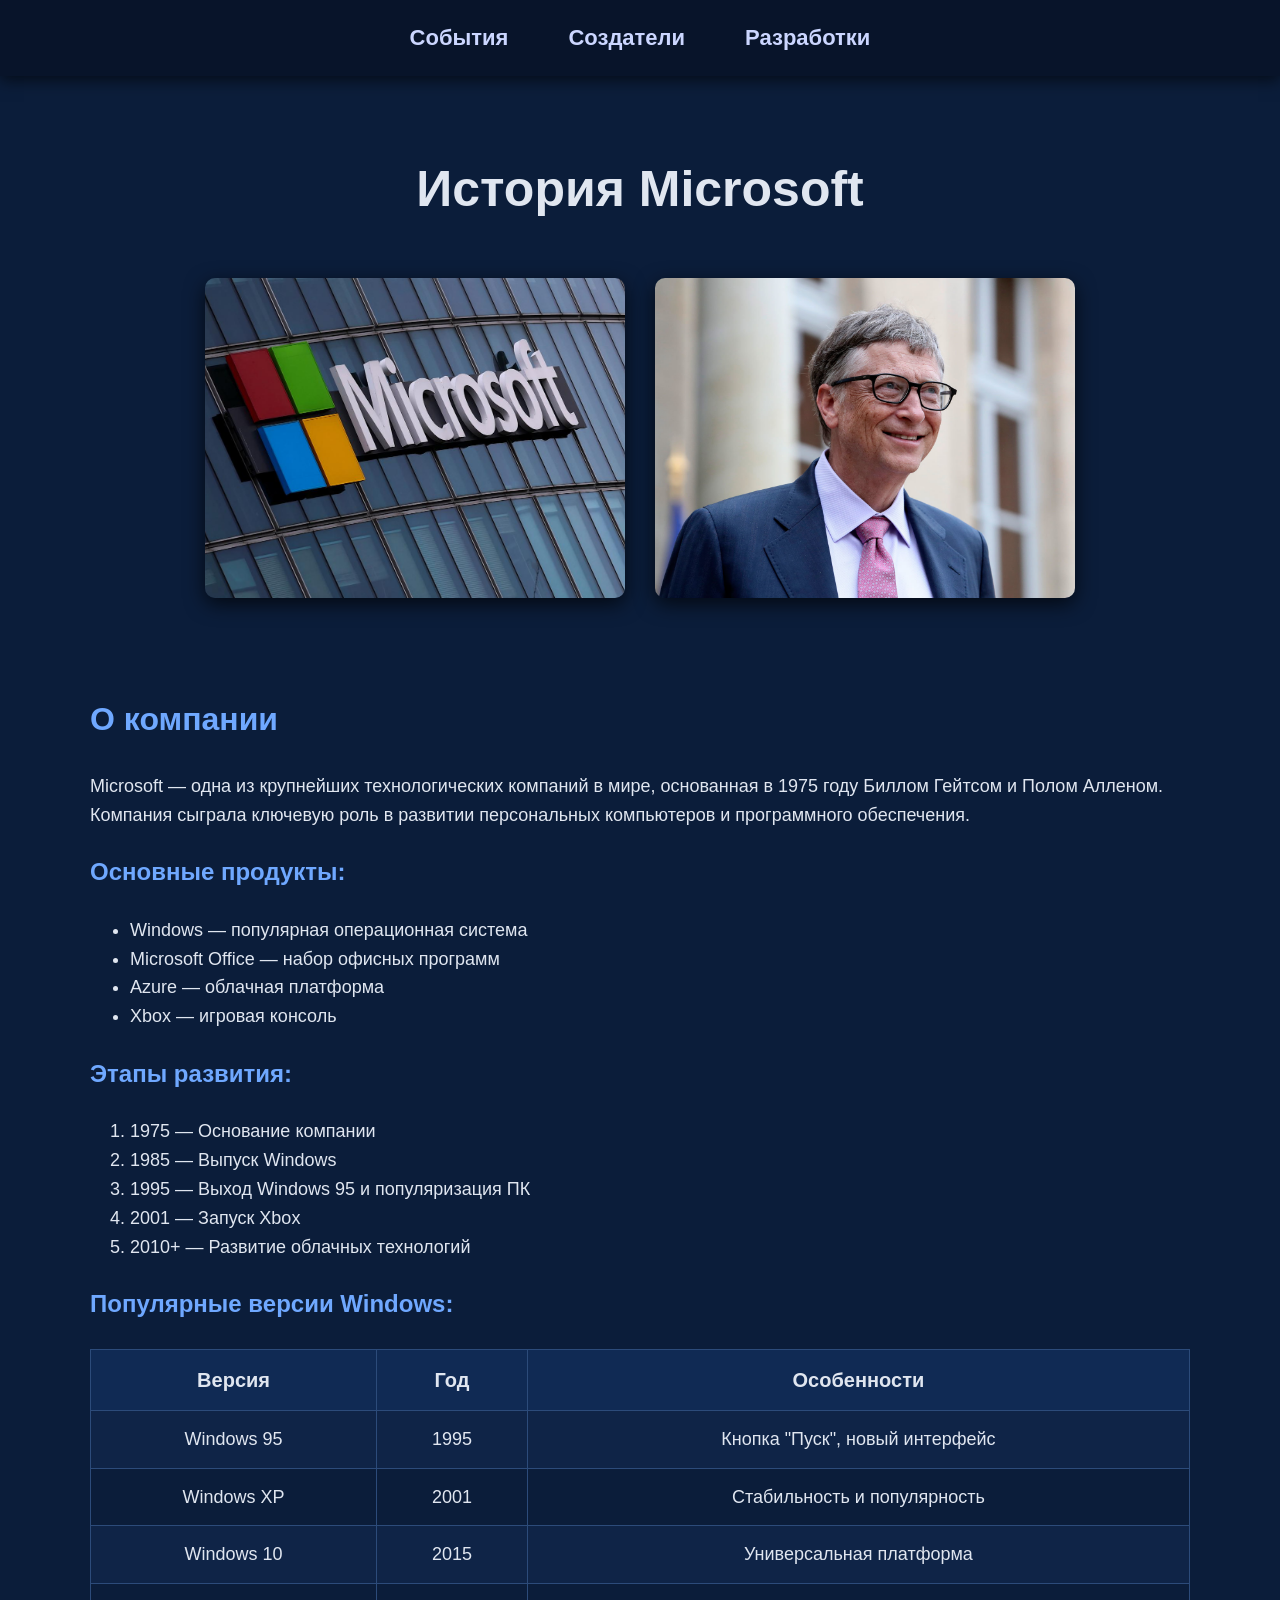
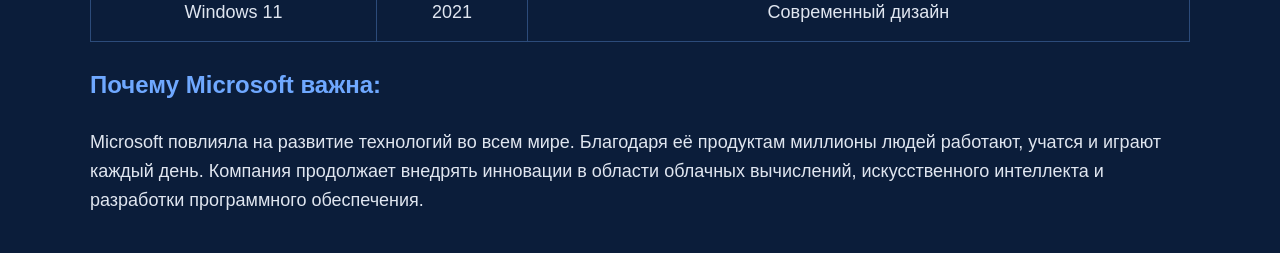
<file: index.html>
<!DOCTYPE html>
<html lang="ru">
<head>
    <meta charset="UTF-8">
    <meta name="viewport" content="width=device-width, initial-scale=1.0">
    <title>Главная</title>
    <link rel="stylesheet" href="styles/index.css">
</head>

<body>
    <div class="menu">
        <ul class="navbar">
            <li><a href="pages/ivent.html">События</a></li>
            <li><a href="pages/creators.html">Создатели</a></li>
            <li><a href="pages/developments.html">Разработки</a></li>
        </ul>
    </div>

    <div class="header">
        <h1>История Microsoft</h1>
        <div class="images">
            <img src="images/45f559e0-10ce-11f0-b227-fc8bd4897333.jpeg" alt="Microsoft">
            <img src="images/original-z3g.jpg" alt="">
        </div>
    </div>
    
    <section class="info">
        <h2>О компании</h2>
        <p>
            Microsoft — одна из крупнейших технологических компаний в мире, основанная в 1975 году Биллом Гейтсом и Полом Алленом.
            Компания сыграла ключевую роль в развитии персональных компьютеров и программного обеспечения.
        </p>

        <h3>Основные продукты:</h3>
        <ul>
            <li>Windows — популярная операционная система</li>
            <li>Microsoft Office — набор офисных программ</li>
            <li>Azure — облачная платформа</li>
            <li>Xbox — игровая консоль</li>
        </ul>

        <h3>Этапы развития:</h3>
        <ol>
            <li>1975 — Основание компании</li>
            <li>1985 — Выпуск Windows</li>
            <li>1995 — Выход Windows 95 и популяризация ПК</li>
            <li>2001 — Запуск Xbox</li>
            <li>2010+ — Развитие облачных технологий</li>
        </ol>

        <h3>Популярные версии Windows:</h3>
        <table>
            <tr>
                <th>Версия</th>
                <th>Год</th>
                <th>Особенности</th>
            </tr>
            <tr>
                <td>Windows 95</td>
                <td>1995</td>
                <td>Кнопка "Пуск", новый интерфейс</td>
            </tr>
            <tr><td>Windows XP</td>
                <td>2001</td>
                <td>Стабильность и популярность</td>
            </tr>
            <tr>
                <td>Windows 10</td>
                <td>2015</td>
                <td>Универсальная платформа</td>
            </tr>
            <tr>
                <td>Windows 11</td>
                <td>2021</td>
                <td>Современный дизайн</td>
            </tr>
        </table>

        <h3>Почему Microsoft важна:</h3>
        <p>
            Microsoft повлияла на развитие технологий во всем мире. Благодаря её продуктам миллионы людей работают,
            учатся и играют каждый день. Компания продолжает внедрять инновации в области облачных вычислений,
            искусственного интеллекта и разработки программного обеспечения.
        </p>
    </section>
</body>
</html>
</file>
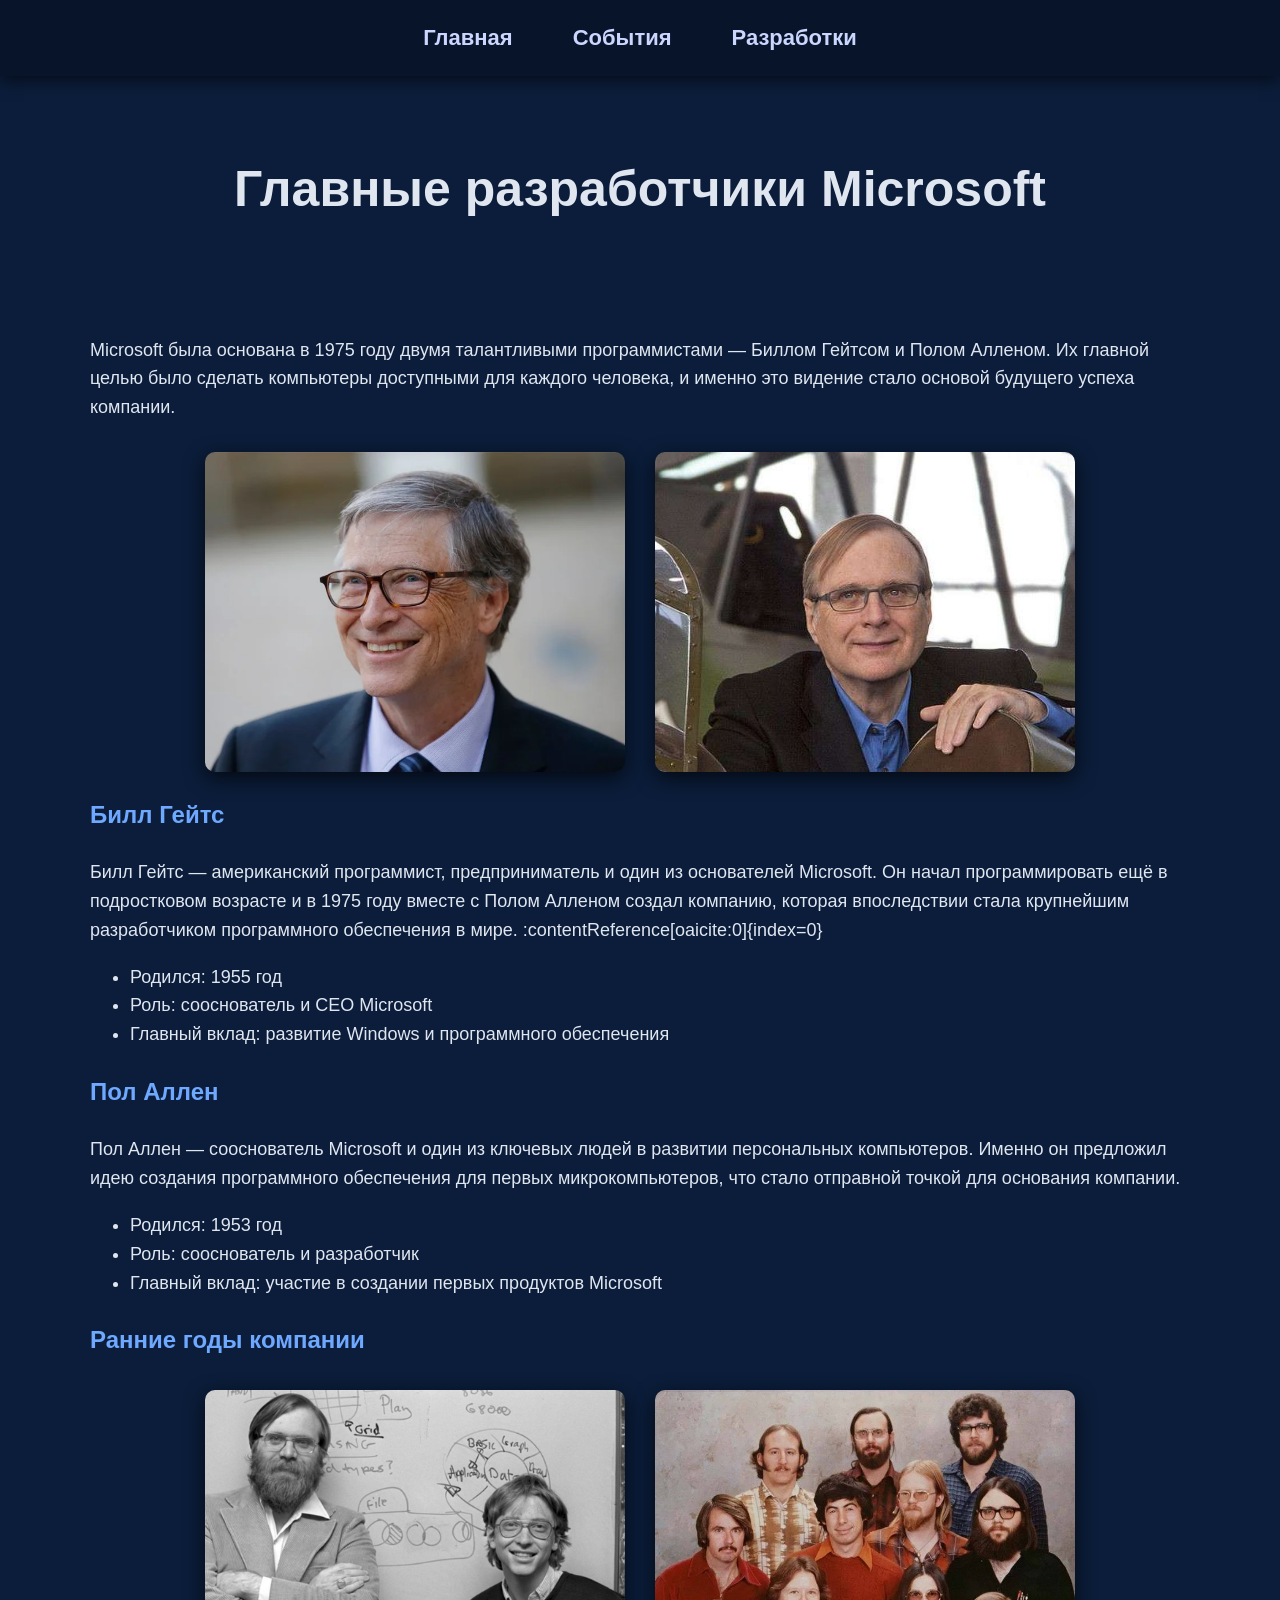
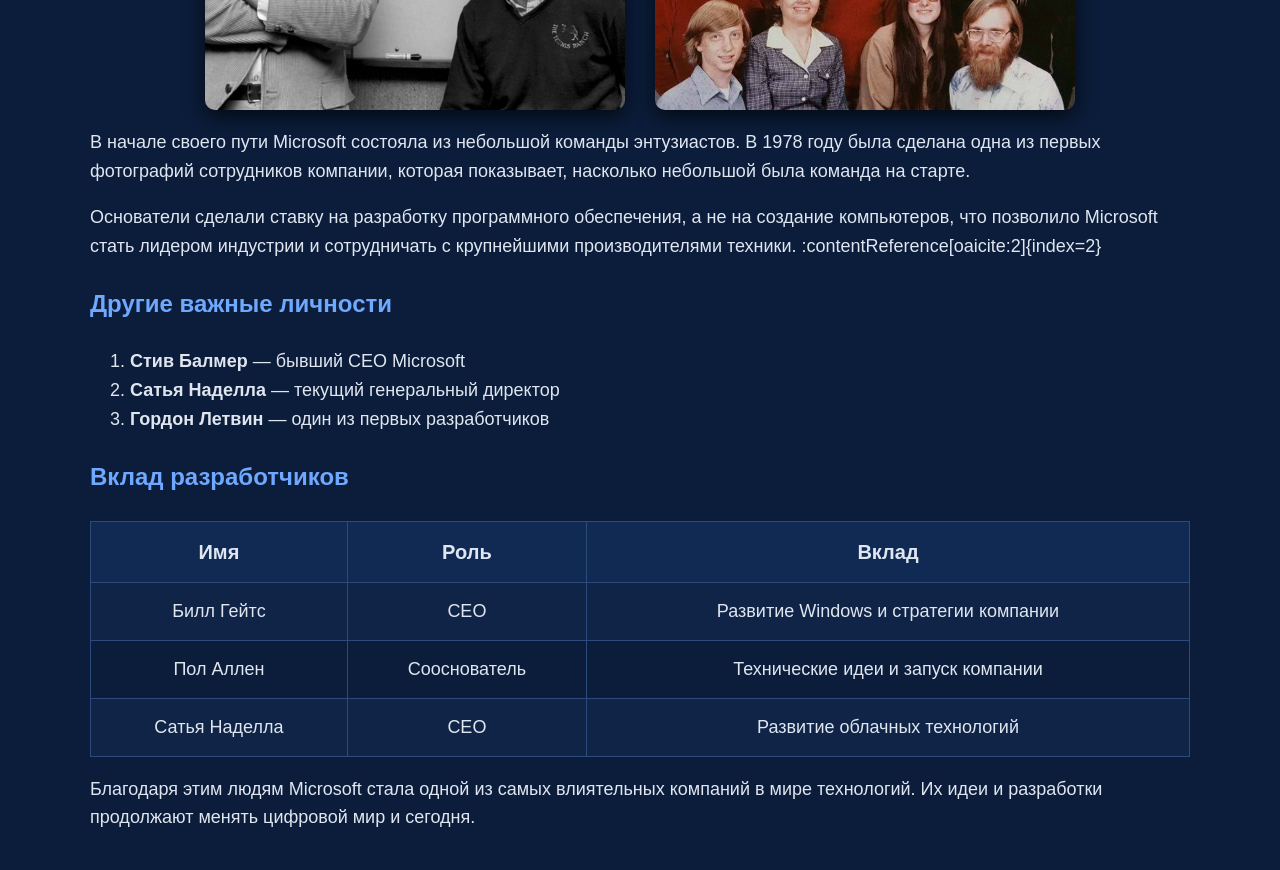
<file: pages/creators.html>
<!DOCTYPE html>
<html lang="ru">
<head>
    <meta charset="UTF-8">
    <meta name="viewport" content="width=device-width, initial-scale=1.0">
    <title>Создатели</title>
    <link rel="stylesheet" href="../styles/creators.css">
</head>
<body>
    <div class="menu">
        <ul class="navbar">
            <li><a href="../index.html">Главная</a></li>
            <li><a href="ivent.html">События</a></li>
            <li><a href="developments.html">Разработки</a></li>
        </ul>
    </div>

    <div class="header">
        <h1>Главные разработчики Microsoft</h1>
        <div class="images">
        </div>
    </div>

    <section class="info">
        <p>
            Microsoft была основана в 1975 году двумя талантливыми программистами — Биллом Гейтсом и Полом Алленом.
            Их главной целью было сделать компьютеры доступными для каждого человека, и именно это видение стало
            основой будущего успеха компании.
        </p>


        <div class="images">
            <img src="../images/bill_gates.jpg__1583763919__51130.webp" alt="Билл Гейтс">
            <img src="../images/800px_Paul_G._Allen.jpg" alt="Пол Аллен">
        </div>

        <h3>Билл Гейтс</h3>
        <p>
            Билл Гейтс — американский программист, предприниматель и один из основателей Microsoft.
            Он начал программировать ещё в подростковом возрасте и в 1975 году вместе с Полом Алленом
            создал компанию, которая впоследствии стала крупнейшим разработчиком программного обеспечения в мире. :contentReference[oaicite:0]{index=0}
        </p>

        <ul>
            <li>Родился: 1955 год</li>
            <li>Роль: сооснователь и CEO Microsoft</li>
            <li>Главный вклад: развитие Windows и программного обеспечения</li>
        </ul>

        <h3>Пол Аллен</h3>
        <p>
            Пол Аллен — сооснователь Microsoft и один из ключевых людей в развитии персональных компьютеров.
            Именно он предложил идею создания программного обеспечения для первых микрокомпьютеров,
            что стало отправной точкой для основания компании.
        </p>

        <ul>
            <li>Родился: 1953 год</li>
            <li>Роль: сооснователь и разработчик</li>
            <li>Главный вклад: участие в создании первых продуктов Microsoft</li>
        </ul>

        <h3>Ранние годы компании</h3>

        <div class="images">
            <img src="../images/AQAKfP7ePXTa4G7frsayvqy9hD2FjOrjzBdkPFdd4YnQx_J72wVKmVfWPSIXucDpXC6Blmuo-tasX_H2C4Fwo6aqbyo.png" alt="Гейтс и Аллен">
            <img src="../images/14322518022025_b30ff17d14b759c017197570526ff51b33cc83c5.jpg" alt="Первая команда Microsoft">
        </div>

        <p>
            В начале своего пути Microsoft состояла из небольшой команды энтузиастов.
            В 1978 году была сделана одна из первых фотографий сотрудников компании,
            которая показывает, насколько небольшой была команда на старте.
        </p>

        <p>
            Основатели сделали ставку на разработку программного обеспечения, а не на создание компьютеров,
            что позволило Microsoft стать лидером индустрии и сотрудничать с крупнейшими производителями техники. :contentReference[oaicite:2]{index=2}
        </p>

        <h3>Другие важные личности</h3>

        <ol>
            <li><strong>Стив Балмер</strong> — бывший CEO Microsoft</li>
            <li><strong>Сатья Наделла</strong> — текущий генеральный директор</li>
            <li><strong>Гордон Летвин</strong> — один из первых разработчиков</li>
        </ol>

        <h3>Вклад разработчиков</h3>

        <table>
            <tr>
                <th>Имя</th>
                <th>Роль</th>
                <th>Вклад</th>
            </tr>
            <tr>
                <td>Билл Гейтс</td>
                <td>CEO</td>
                <td>Развитие Windows и стратегии компании</td>
            </tr>
            <tr>
                <td>Пол Аллен</td>
                <td>Сооснователь</td>
                <td>Технические идеи и запуск компании</td>
            </tr>
            <tr>
                <td>Сатья Наделла</td>
                <td>CEO</td>
                <td>Развитие облачных технологий</td>
            </tr>
        </table>

        <p>
            Благодаря этим людям Microsoft стала одной из самых влиятельных компаний в мире технологий.
            Их идеи и разработки продолжают менять цифровой мир и сегодня.
        </p>

    </section>
</body>
</html>
</file>
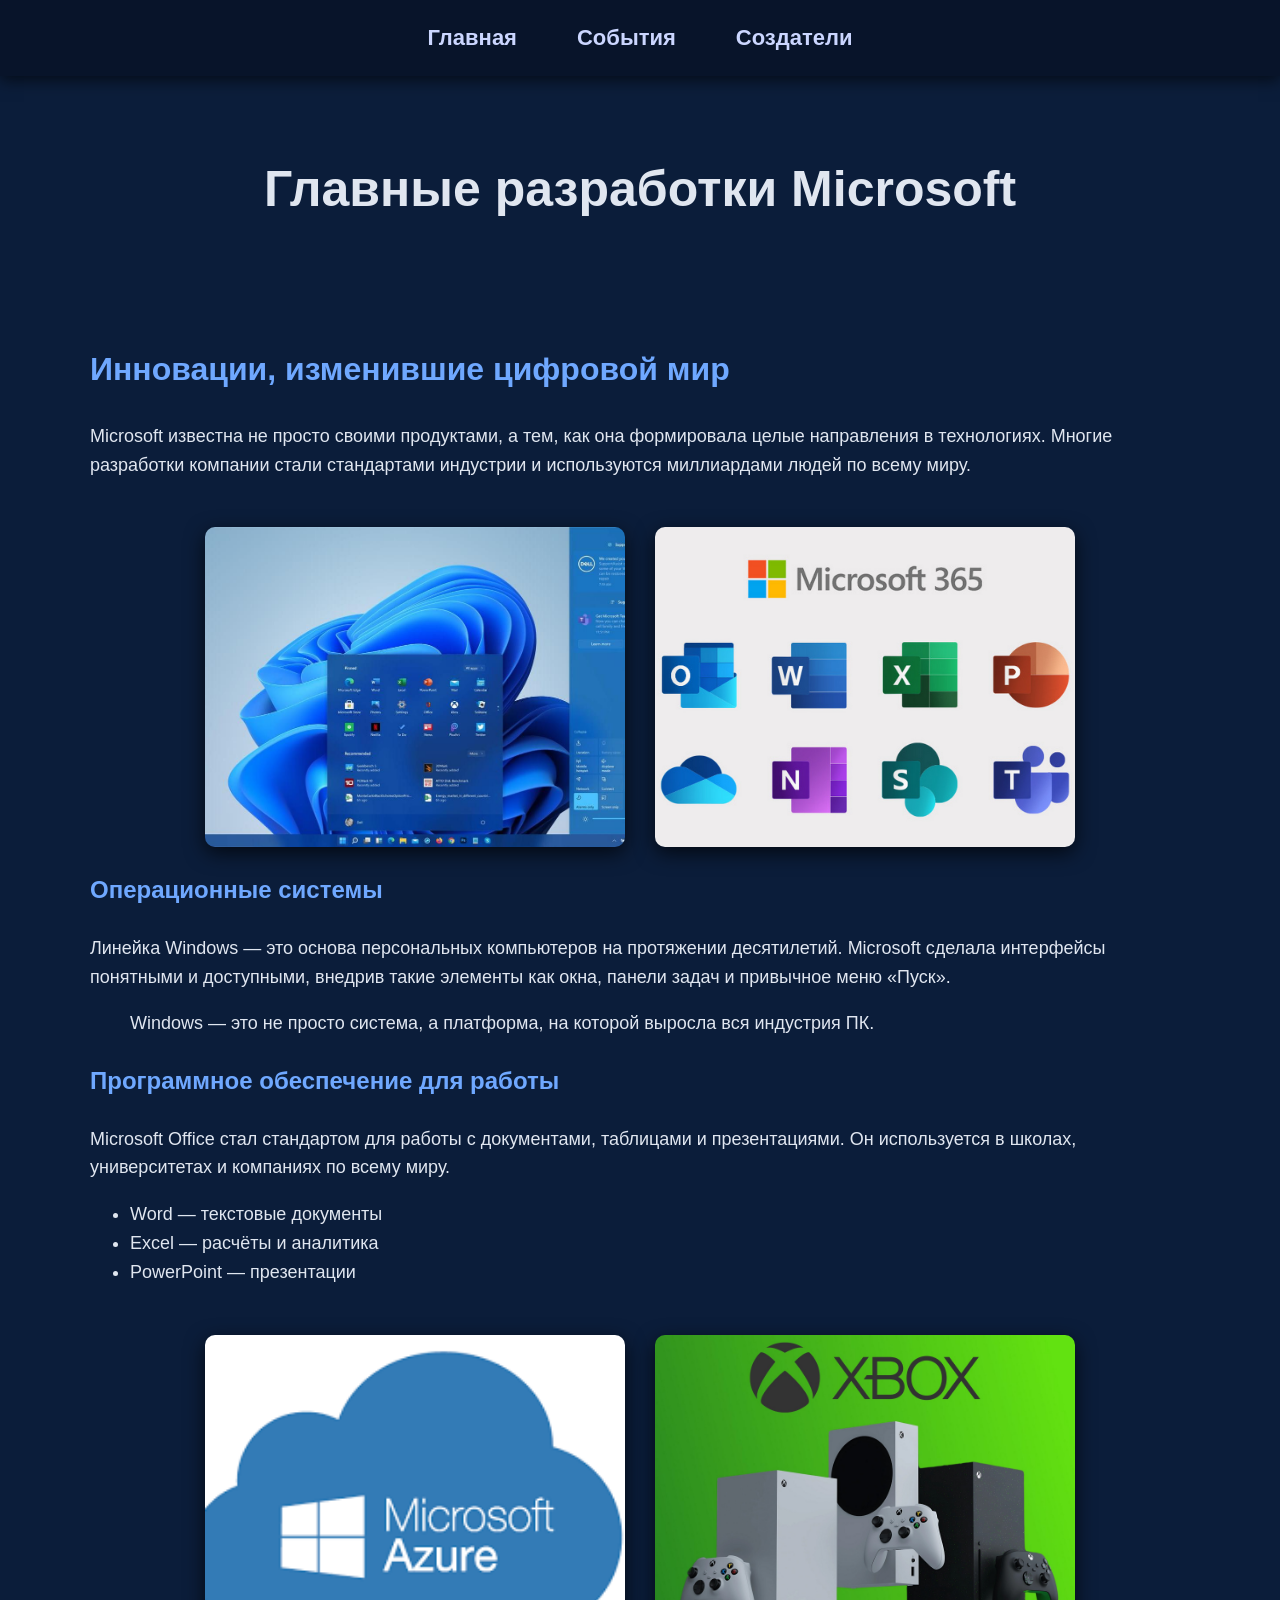
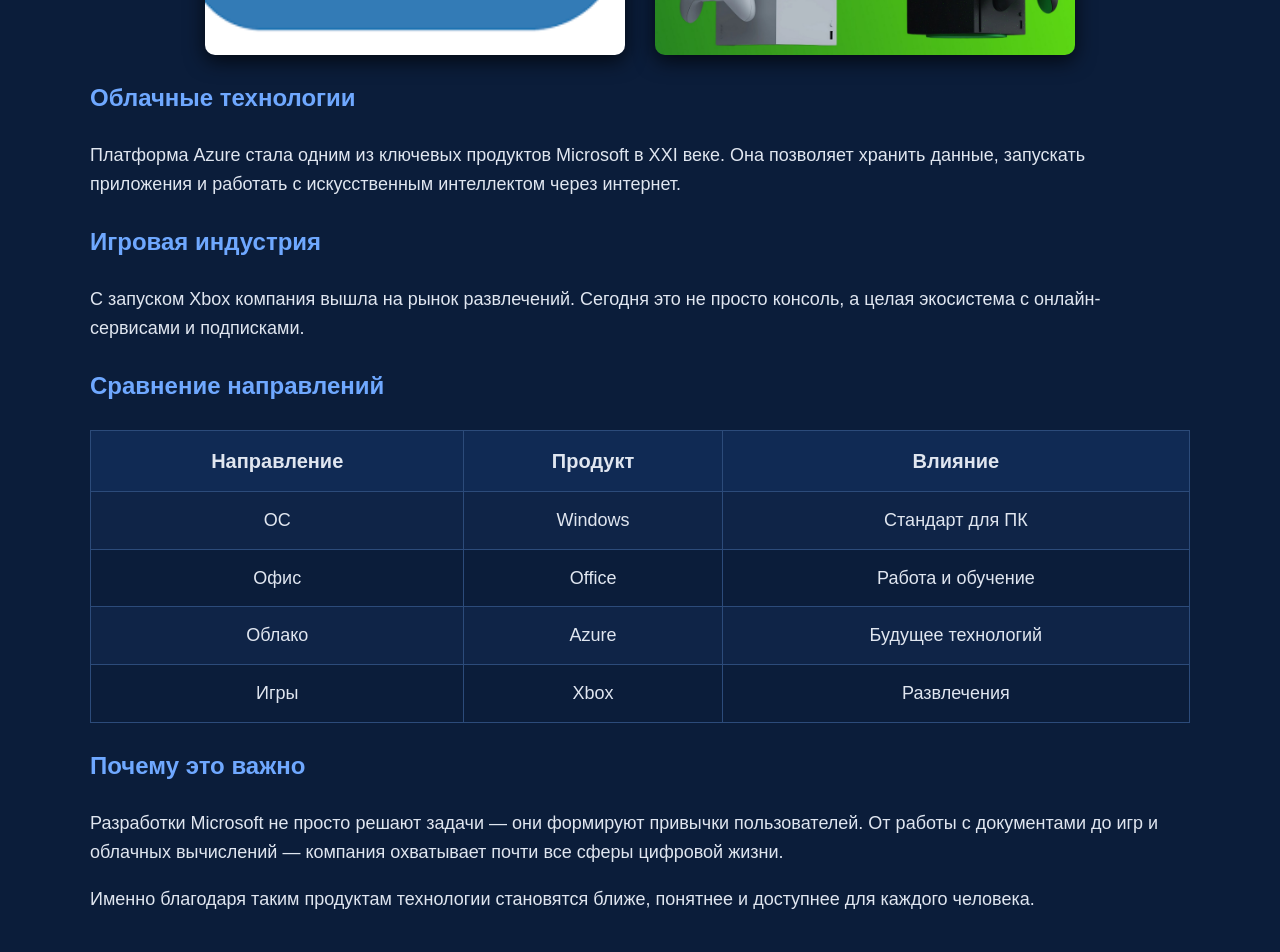
<file: pages/developments.html>
<!DOCTYPE html>
<html lang="ru">
<head>
    <meta charset="UTF-8">
    <meta name="viewport" content="width=device-width, initial-scale=1.0">
    <title>Разработки</title>
    <link rel="stylesheet" href="../styles/developments.css">
</head>
<body>

    <div class="menu">
        <ul class="navbar">
            <li><a href="../index.html">Главная</a></li>
            <li><a href="ivent.html">События</a></li>
            <li><a href="creators.html">Создатели</a></li>
        </ul>
    </div>

    <div class="header">
        <h1>Главные разработки Microsoft</h1>
    </div>

    <section class="info">

        <h2>Инновации, изменившие цифровой мир</h2>

        <p>
            Microsoft известна не просто своими продуктами, а тем, как она формировала целые направления в технологиях.
            Многие разработки компании стали стандартами индустрии и используются миллиардами людей по всему миру.
        </p>

        <div class="images">
            <img src="../images/a1de8c975bc8a5cd8dd56b77896462dd.jpeg" alt="Windows 11">
            <img src="../images/6-awesome-microsoft-365-features_large.jpg" alt="Microsoft Office">
        </div>

        <h3>Операционные системы</h3>
        <p>
            Линейка Windows — это основа персональных компьютеров на протяжении десятилетий.
            Microsoft сделала интерфейсы понятными и доступными, внедрив такие элементы как окна, панели задач
            и привычное меню «Пуск».
        </p>

        <blockquote>
            Windows — это не просто система, а платформа, на которой выросла вся индустрия ПК.
        </blockquote>

        <h3>Программное обеспечение для работы</h3>

        <p>
            Microsoft Office стал стандартом для работы с документами, таблицами и презентациями.
            Он используется в школах, университетах и компаниях по всему миру.
        </p>

        <ul>
            <li>Word — текстовые документы</li>
            <li>Excel — расчёты и аналитика</li>
            <li>PowerPoint — презентации</li>
        </ul>

        <div class="images">
            <img src="../images/azure.png" alt="Azure">
            <img src="../images/XboxConsoleLineup.jpg" alt="Xbox">
        </div>

        <h3>Облачные технологии</h3>
        <p>
            Платформа Azure стала одним из ключевых продуктов Microsoft в XXI веке.
            Она позволяет хранить данные, запускать приложения и работать с искусственным интеллектом через интернет.
        </p>

        <h3>Игровая индустрия</h3>
        <p>
            С запуском Xbox компания вышла на рынок развлечений.
            Сегодня это не просто консоль, а целая экосистема с онлайн-сервисами и подписками.
        </p>

        <h3>Сравнение направлений</h3>

        <table>
            <tr>
                <th>Направление</th>
                <th>Продукт</th>
                <th>Влияние</th>
            </tr>
            <tr>
                <td>ОС</td>
                <td>Windows</td>
                <td>Стандарт для ПК</td>
            </tr>
            <tr>
                <td>Офис</td>
                <td>Office</td>
                <td>Работа и обучение</td>
            </tr>
            <tr>
                <td>Облако</td>
                <td>Azure</td>
                <td>Будущее технологий</td>
            </tr>
            <tr>
                <td>Игры</td>
                <td>Xbox</td>
                <td>Развлечения</td>
            </tr>
        </table>

        <h3>Почему это важно</h3>

        <p>
            Разработки Microsoft не просто решают задачи — они формируют привычки пользователей.
            От работы с документами до игр и облачных вычислений — компания охватывает почти все сферы цифровой жизни.
        </p>

        <p>
            Именно благодаря таким продуктам технологии становятся ближе, понятнее и доступнее для каждого человека.
        </p>

    </section>
    
</body>
</html>
</file>
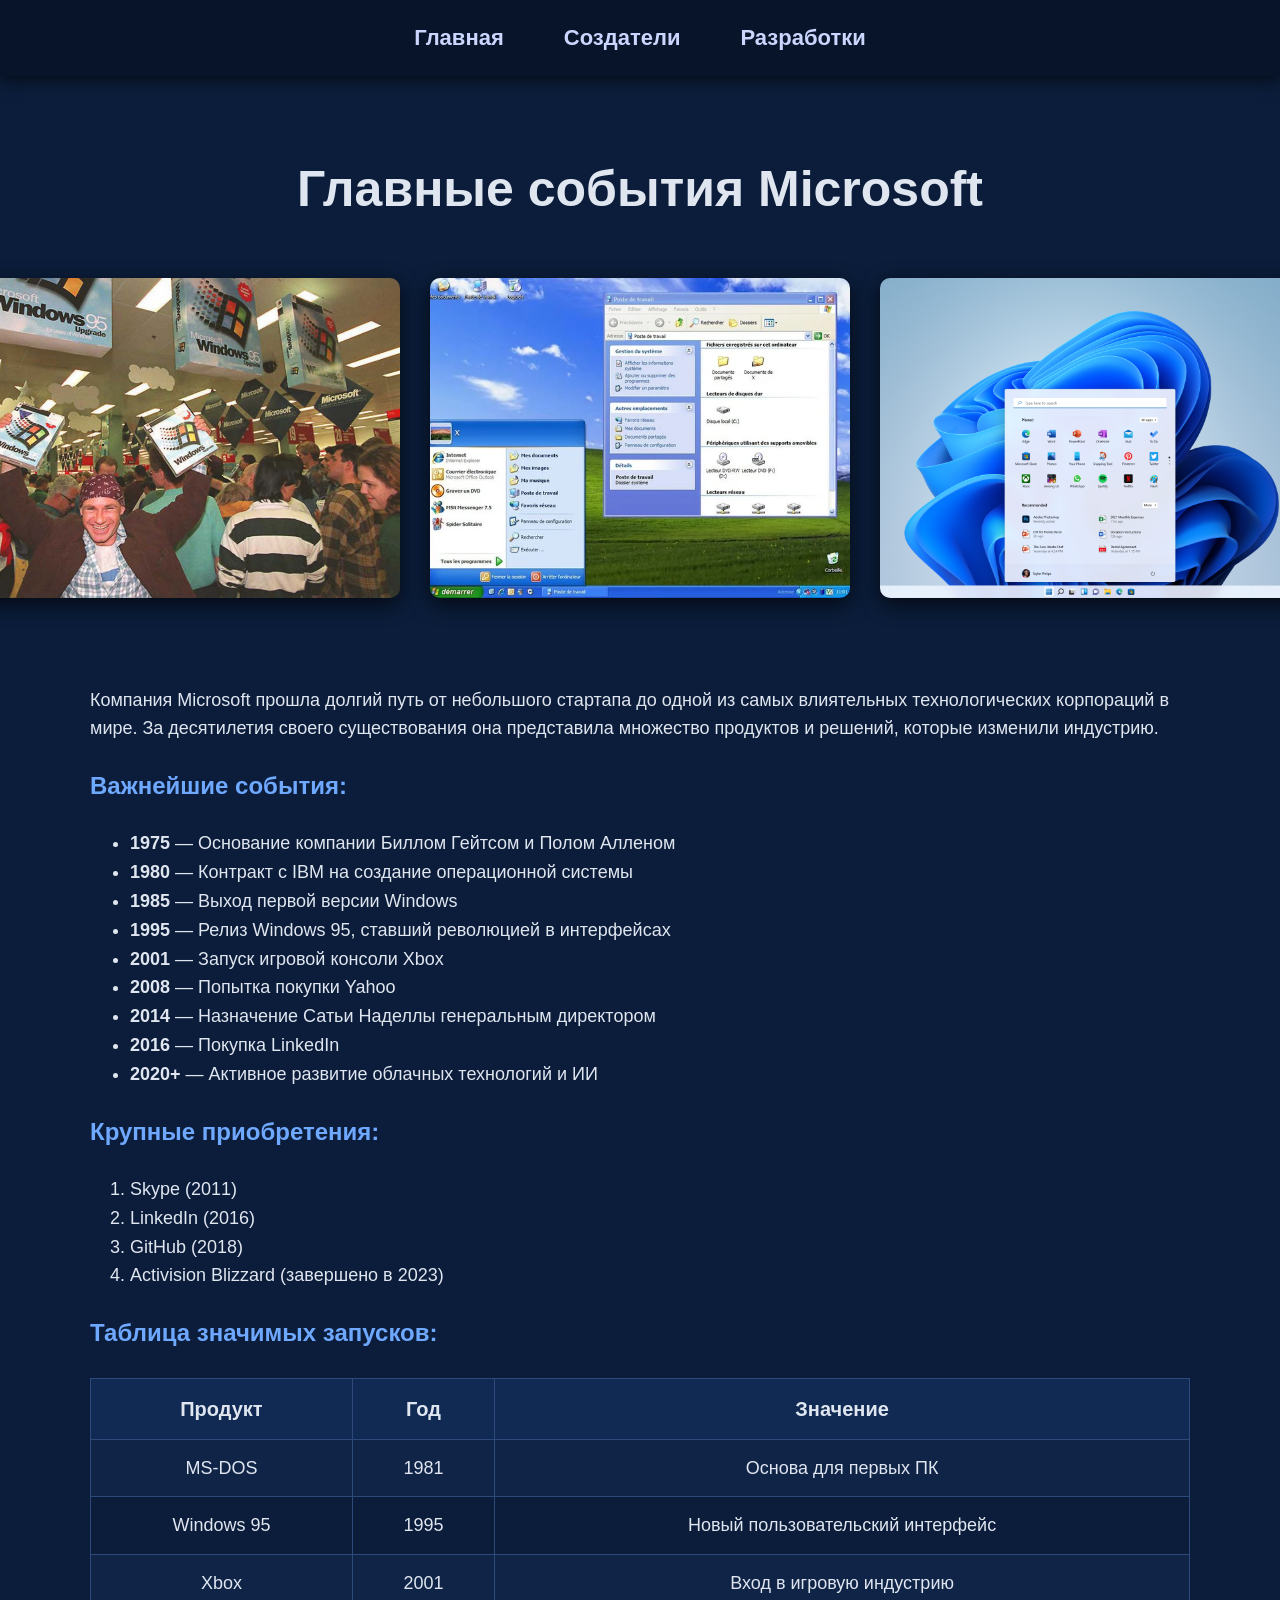
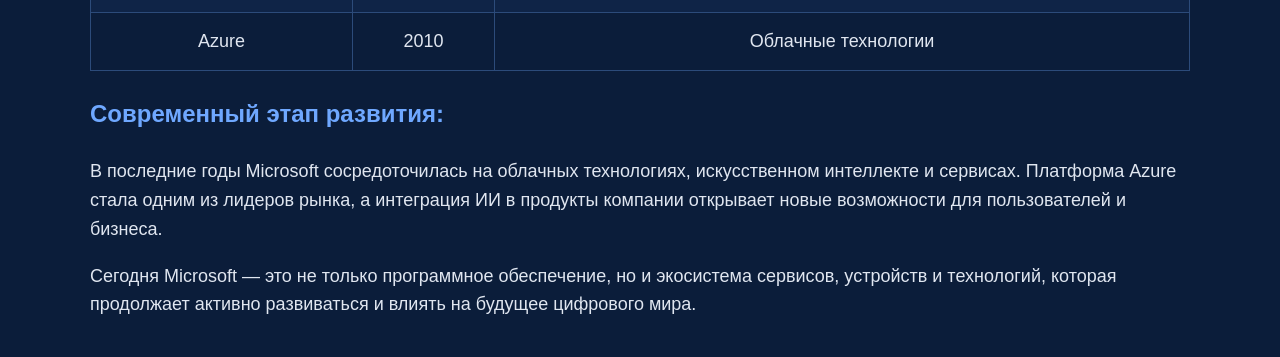
<file: pages/ivent.html>
<!DOCTYPE html>
<html lang="ru">
<head>
    <meta charset="UTF-8">
    <meta name="viewport" content="width=device-width, initial-scale=1.0">
    <title>События</title>
    <link rel="stylesheet" href="../styles/index.css">
</head>
<body>

    <div class="menu">
        <ul class="navbar">
            <li><a href="../index.html">Главная</a></li>
            <li><a href="creators.html">Создатели</a></li>
            <li><a href="developments.html">Разработки</a></li>
        </ul>
    </div>

    <div class="header">
        <h1>Главные события Microsoft</h1>
        <div class="images">
            <img src="../images/Windows_95_launch (1).jpg" alt="Windows 95 запуск">
            <img src="../images/early-windows-versions-2001-2006-and-2010-v0-2fea0486goxf1.jpg.webp" alt="Ранние версии Windows">
            <img src="../images/d246150a902b70e0e0a34312c7f55a1c.png" alt="Современные технологии Microsoft">
</div>
    </div>

    <section class="info">
    <p>
        Компания Microsoft прошла долгий путь от небольшого стартапа до одной из самых влиятельных технологических корпораций в мире.
        За десятилетия своего существования она представила множество продуктов и решений, которые изменили индустрию.
    </p>

    <h3>Важнейшие события:</h3>
    <ul>
        <li><strong>1975</strong> — Основание компании Биллом Гейтсом и Полом Алленом</li>
        <li><strong>1980</strong> — Контракт с IBM на создание операционной системы</li>
        <li><strong>1985</strong> — Выход первой версии Windows</li>       
        <li><strong>1995</strong> — Релиз Windows 95, ставший революцией в интерфейсах</li>
        <li><strong>2001</strong> — Запуск игровой консоли Xbox</li>
        <li><strong>2008</strong> — Попытка покупки Yahoo</li>
        <li><strong>2014</strong> — Назначение Сатьи Наделлы генеральным директором</li>
        <li><strong>2016</strong> — Покупка LinkedIn</li>
        <li><strong>2020+</strong> — Активное развитие облачных технологий и ИИ</li>
    </ul>

    <h3>Крупные приобретения:</h3>
    <ol>
        <li>Skype (2011)</li>
        <li>LinkedIn (2016)</li>
        <li>GitHub (2018)</li>
        <li>Activision Blizzard (завершено в 2023)</li>
    </ol>

    <h3>Таблица значимых запусков:</h3>
    <table>
        <tr>
            <th>Продукт</th>
            <th>Год</th>
            <th>Значение</th>
        </tr>
        <tr>
            <td>MS-DOS</td>
            <td>1981</td>
            <td>Основа для первых ПК</td>
        </tr>
        <tr>
            <td>Windows 95</td>
            <td>1995</td>
            <td>Новый пользовательский интерфейс</td>
        </tr>
        <tr>
            <td>Xbox</td>
            <td>2001</td>
            <td>Вход в игровую индустрию</td>
        </tr>
        <tr>
            <td>Azure</td>
            <td>2010</td>
            <td>Облачные технологии</td>
        </tr>
    </table>

    <h3>Современный этап развития:</h3>
    <p>
        В последние годы Microsoft сосредоточилась на облачных технологиях, искусственном интеллекте и сервисах.
        Платформа Azure стала одним из лидеров рынка, а интеграция ИИ в продукты компании открывает новые возможности
        для пользователей и бизнеса.
    </p>

    <p>
        Сегодня Microsoft — это не только программное обеспечение, но и экосистема сервисов, устройств и технологий,
        которая продолжает активно развиваться и влиять на будущее цифрового мира.
    </p>
    </section>
</body>
</html>
</file>
<file: styles/index.css>
body {
    margin: 0;
    font-family: Arial, sans-serif;
    background: #0b1d3a;
    color: #e0e6f0;
}

.menu {
    background: #08142a;
    padding: 25px 0; 
    box-shadow: 0 4px 15px rgba(0,0,0,0.6);
}

.navbar {
    list-style: none;
    display: flex;
    justify-content: center;
    gap: 60px; 
    margin: 0;
    padding: 0;
}

.navbar a {
    text-decoration: none;
    color: #cbd6ff;
    font-size: 22px; 
    font-weight: bold;
    transition: 0.3s;
}

.navbar a:hover {
    color: #4da3ff;
}

.header {
    text-align: center;
    padding: 50px 20px;
}

.header h1 {
    margin-bottom: 30px;
    font-size: 50px;
}

.images {
    padding-top: 30px;
    display: flex;
    justify-content: center;
    gap: 30px;
}

.images img {
    width: 420px;
    height: 320px;
    object-fit: cover;
    border-radius: 10px;
    box-shadow: 0 6px 20px rgba(0,0,0,0.7);
}

.info {
    max-width: 1100px; 
    margin: 10px auto; 
    padding: 10px;
    font-size: 18px; 
    line-height: 1.6;
}

.info h2 {
    font-size: 32px;
}

.info h3 {
    font-size: 24px;
}

.info h2, .info h3 {
    color: #6fa8ff;
}

table {
    width: 100%;
    border-collapse: collapse;
    margin-top: 25px;
    font-size: 18px;
}

th, td {
    border: 1px solid #2c4b7a;
    padding: 14px;
    text-align: center;
}

th {
    background: #102a54;
    font-size: 20px;
}

tr:nth-child(even) {
    background: #0f2447;
}
</file>
<file: styles/creators.css>
body {
    margin: 0;
    font-family: Arial, sans-serif;
    background: #0b1d3a;
    color: #e0e6f0;
}

.menu {
    background: #08142a;
    padding: 25px 0; 
    box-shadow: 0 4px 15px rgba(0,0,0,0.6);
}

.navbar {
    list-style: none;
    display: flex;
    justify-content: center;
    gap: 60px; 
    margin: 0;
    padding: 0;
}

.navbar a {
    text-decoration: none;
    color: #cbd6ff;
    font-size: 22px; 
    font-weight: bold;
    transition: 0.3s;
}

.navbar a:hover {
    color: #4da3ff;
}

.header {
    text-align: center;
    padding: 50px 20px;
}

.header h1 {
    margin-bottom: 10px;
    font-size: 50px;
}

.images {
    display: flex;
    justify-content: center;
    gap: 30px; 
    margin-top: 30px;
}

.images img {
    width: 420px;
    height: 320px;
    object-fit: cover;
    border-radius: 10px;
    box-shadow: 0 6px 20px rgba(0,0,0,0.7);
}

.info {
    max-width: 1100px; 
    margin: 10px auto; 
    padding: 10px;
    font-size: 18px; 
    line-height: 1.6;
}

.info h2 {
    font-size: 32px;
}

.info h3 {
    font-size: 24px;
}

.info h2, .info h3 {
    color: #6fa8ff;
}

table {
    width: 100%;
    border-collapse: collapse;
    margin-top: 25px;
    font-size: 18px;
}

th, td {
    border: 1px solid #2c4b7a;
    padding: 14px;
    text-align: center;
}

th {
    background: #102a54;
    font-size: 20px;
}

tr:nth-child(even) {
    background: #0f2447;
}
</file>
<file: styles/developments.css>
body {
    margin: 0;
    font-family: Arial, sans-serif;
    background: #0b1d3a;
    color: #e0e6f0;
}

.menu {
    background: #08142a;
    padding: 25px 0; 
    box-shadow: 0 4px 15px rgba(0,0,0,0.6);
}

.navbar {
    list-style: none;
    display: flex;
    justify-content: center;
    gap: 60px; 
    margin: 0;
    padding: 0;
}

.navbar a {
    text-decoration: none;
    color: #cbd6ff;
    font-size: 22px; 
    font-weight: bold;
    transition: 0.3s;
}

.navbar a:hover {
    color: #4da3ff;
}

.header {
    text-align: center;
    padding: 50px 20px;
}

.header h1 {
    margin-bottom: 30px;
    font-size: 50px;
}

.images {
    padding-top: 30px;
    display: flex;
    justify-content: center;
    gap: 30px;
}

.images img {
    width: 420px;
    height: 320px;
    object-fit: cover;
    border-radius: 10px;
    box-shadow: 0 6px 20px rgba(0,0,0,0.7);
}

.info {
    max-width: 1100px; 
    margin: 10px auto; 
    padding: 10px;
    font-size: 18px; 
    line-height: 1.6;
}

.info h2 {
    font-size: 32px;
}

.info h3 {
    font-size: 24px;
}

.info h2, .info h3 {
    color: #6fa8ff;
}

table {
    width: 100%;
    border-collapse: collapse;
    margin-top: 25px;
    font-size: 18px;
}

th, td {
    border: 1px solid #2c4b7a;
    padding: 14px;
    text-align: center;
}

th {
    background: #102a54;
    font-size: 20px;
}

tr:nth-child(even) {
    background: #0f2447;
}
</file>
